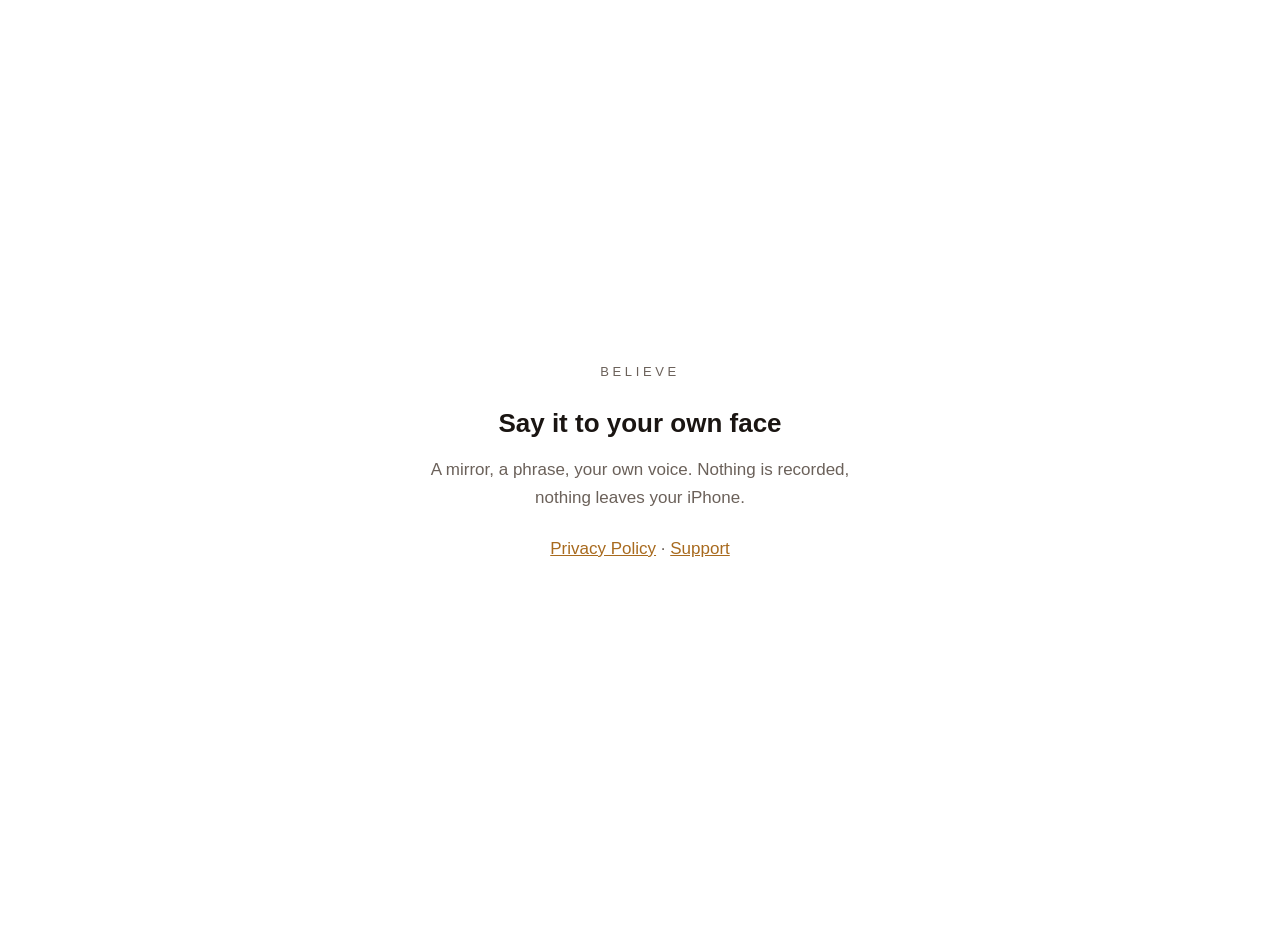
<file: index.html>
<!DOCTYPE html>
<html lang="en">
<head>
<meta charset="utf-8">
<meta name="viewport" content="width=device-width, initial-scale=1">
<title>Believe</title>
<style>
  :root {
    color-scheme: light dark;
    --surface: #ffffff; --text: #1a1512; --muted: #6b615a; --accent: #a86a1e;
  }
  @media (prefers-color-scheme: dark) {
    :root { --surface: #100c0b; --text: #f6f0ea; --muted: #9a8e86; --accent: #e0a15c; }
  }
  body {
    margin: 0; min-height: 100vh; display: flex; align-items: center; justify-content: center;
    background: var(--surface); color: var(--text); padding: 24px;
    font: 17px/1.6 -apple-system, BlinkMacSystemFont, "Segoe UI", Roboto, Helvetica, Arial, sans-serif;
  }
  main { max-width: 28rem; text-align: center; }
  .wordmark { font-size: 13px; letter-spacing: 0.28em; text-transform: uppercase; color: var(--muted); margin: 0 0 20px; }
  h1 { font-size: 26px; margin: 0 0 12px; font-weight: 700; }
  p { color: var(--muted); margin: 0 0 24px; }
  a { color: var(--accent); }
</style>
</head>
<body>
<main>
  <p class="wordmark">Believe</p>
  <h1>Say it to your own face</h1>
  <p>A mirror, a phrase, your own voice. Nothing is recorded, nothing leaves your iPhone.</p>
  <p><a href="/privacy/">Privacy Policy</a> · <a href="/support/">Support</a></p>
</main>
</body>
</html>
</file>
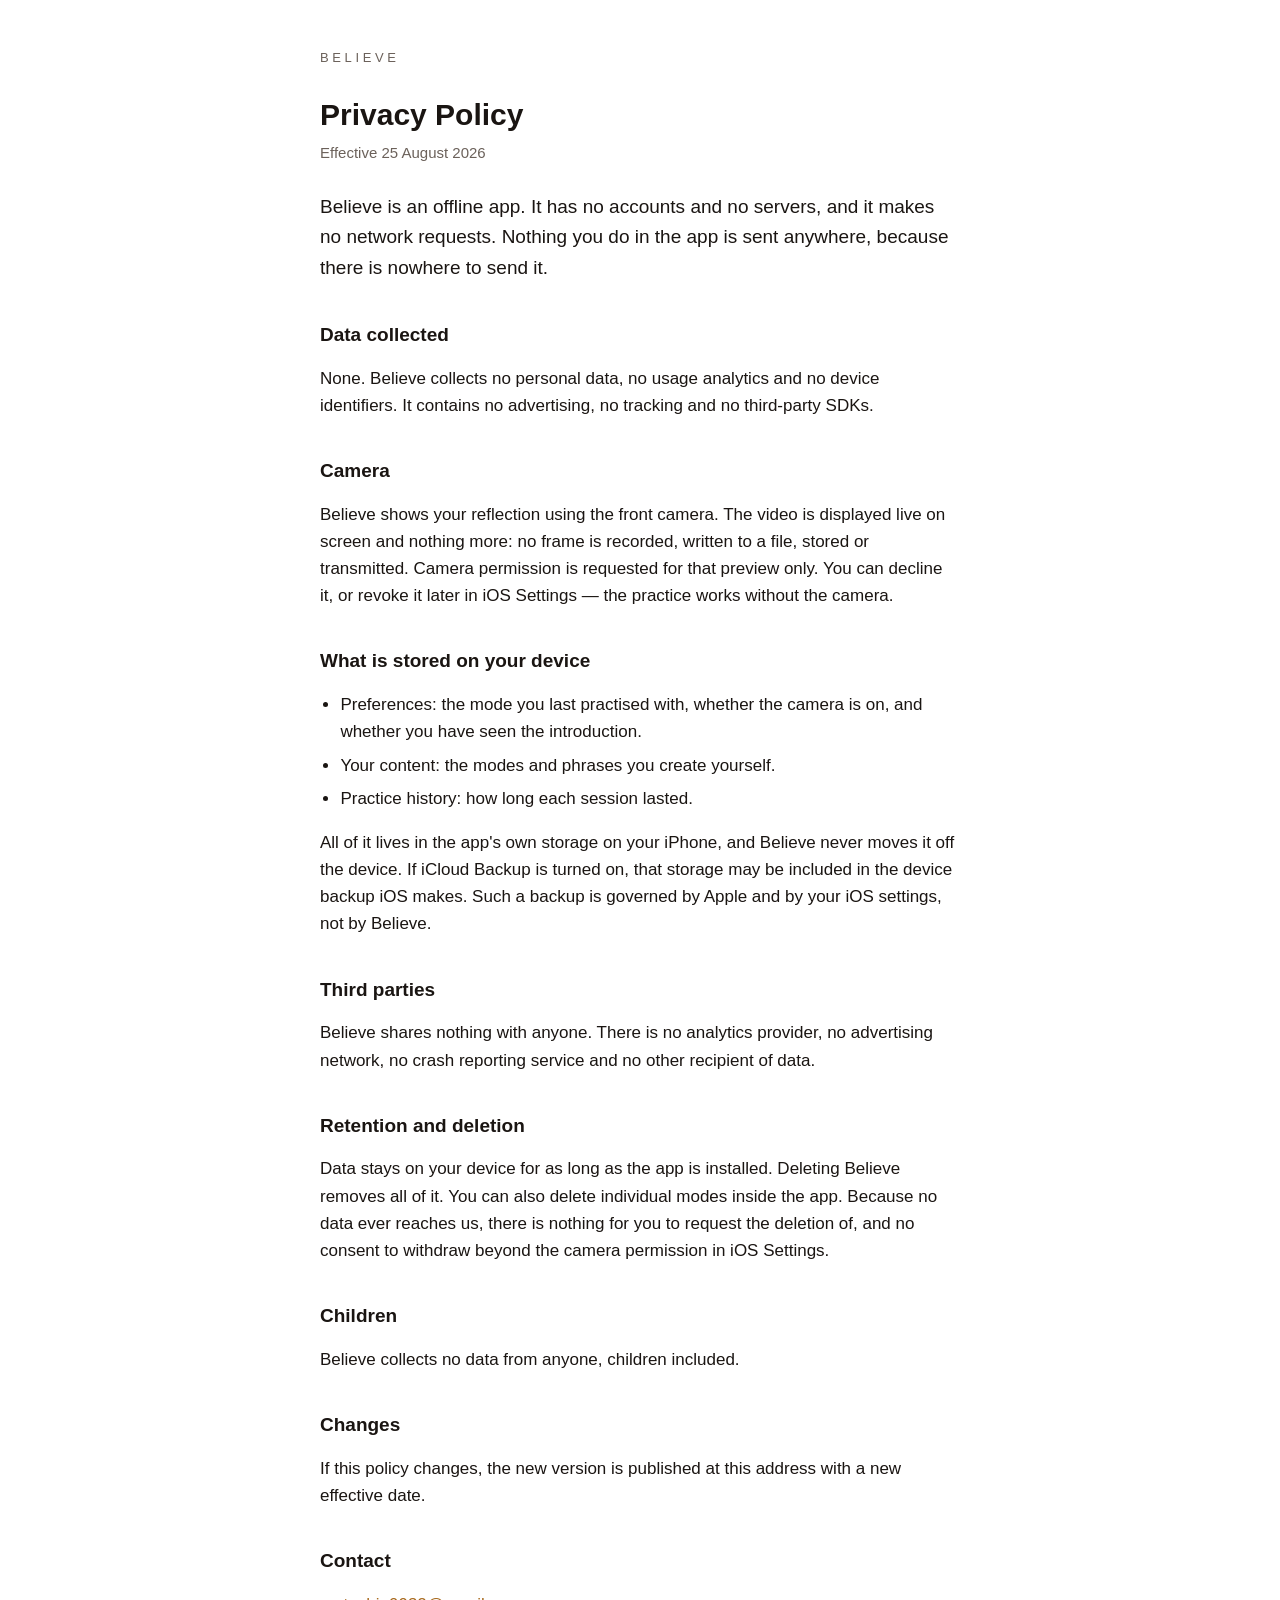
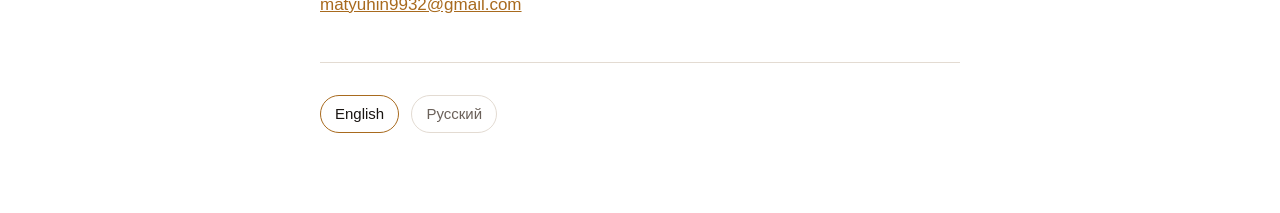
<file: privacy/index.html>
<!DOCTYPE html>
<html lang="en">
<head>
<meta charset="utf-8">
<meta name="viewport" content="width=device-width, initial-scale=1">
<title>Believe — Privacy Policy</title>
<meta name="description" content="Privacy policy for Believe, an offline iPhone app that collects no data.">
<style>
  :root {
    color-scheme: light dark;
    --surface: #ffffff;
    --elevated: #f4efe9;
    --text: #1a1512;
    --muted: #6b615a;
    --accent: #a86a1e;
    --rule: #e3dbd2;
  }
  @media (prefers-color-scheme: dark) {
    :root {
      --surface: #100c0b;
      --elevated: #1c1615;
      --text: #f6f0ea;
      --muted: #9a8e86;
      --accent: #e0a15c;
      --rule: #2b2321;
    }
  }
  * { box-sizing: border-box; }
  body {
    margin: 0;
    padding: 0 20px 80px;
    background: var(--surface);
    color: var(--text);
    font: 17px/1.6 -apple-system, BlinkMacSystemFont, "Segoe UI", Roboto, Helvetica, Arial, sans-serif;
    -webkit-text-size-adjust: 100%;
  }
  main { max-width: 40rem; margin: 0 auto; }
  header { padding: 48px 0 8px; }
  .wordmark {
    font-size: 13px;
    letter-spacing: 0.28em;
    text-transform: uppercase;
    color: var(--muted);
    margin: 0 0 28px;
  }
  h1 { font-size: 30px; line-height: 1.2; margin: 0 0 8px; font-weight: 700; }
  h2 { font-size: 19px; line-height: 1.3; margin: 40px 0 10px; font-weight: 600; }
  p, li { color: var(--text); }
  .date { color: var(--muted); font-size: 15px; margin: 0; }
  .lead { font-size: 19px; }
  ul { padding-left: 1.2em; }
  li { margin: 6px 0; }
  a { color: var(--accent); }
  hr { border: 0; border-top: 1px solid var(--rule); margin: 44px 0 0; }
  nav.langs { margin: 32px 0 0; font-size: 15px; }
  nav.langs a {
    display: inline-block;
    padding: 6px 14px;
    margin-right: 8px;
    border: 1px solid var(--rule);
    border-radius: 999px;
    text-decoration: none;
    color: var(--muted);
  }
  nav.langs a[aria-current="true"] { color: var(--text); border-color: var(--accent); }
  /* Without JavaScript no data-lang is set and both versions stay visible. */
  html[data-lang="en"] section[lang="ru"],
  html[data-lang="ru"] section[lang="en"] { display: none; }
</style>
<script>
  (function () {
    var wanted = new URLSearchParams(location.search).get("lang");
    if (wanted !== "en" && wanted !== "ru") {
      var tags = navigator.languages || [navigator.language || "en"];
      wanted = String(tags[0] || "en").toLowerCase().indexOf("ru") === 0 ? "ru" : "en";
    }
    var root = document.documentElement;
    root.setAttribute("data-lang", wanted);
    root.setAttribute("lang", wanted);
  })();
</script>
</head>
<body>
<main>

<section lang="en">
  <header>
    <p class="wordmark">Believe</p>
    <h1>Privacy Policy</h1>
    <p class="date">Effective 25 August 2026</p>
  </header>

  <p class="lead">Believe is an offline app. It has no accounts and no servers, and it makes no
  network requests. Nothing you do in the app is sent anywhere, because there is nowhere to send it.</p>

  <h2>Data collected</h2>
  <p>None. Believe collects no personal data, no usage analytics and no device identifiers. It
  contains no advertising, no tracking and no third-party SDKs.</p>

  <h2>Camera</h2>
  <p>Believe shows your reflection using the front camera. The video is displayed live on screen and
  nothing more: no frame is recorded, written to a file, stored or transmitted. Camera permission is
  requested for that preview only. You can decline it, or revoke it later in iOS Settings — the
  practice works without the camera.</p>

  <h2>What is stored on your device</h2>
  <ul>
    <li>Preferences: the mode you last practised with, whether the camera is on, and whether you have seen the introduction.</li>
    <li>Your content: the modes and phrases you create yourself.</li>
    <li>Practice history: how long each session lasted.</li>
  </ul>
  <p>All of it lives in the app's own storage on your iPhone, and Believe never moves it off the
  device. If iCloud Backup is turned on, that storage may be included in the device backup iOS
  makes. Such a backup is governed by Apple and by your iOS settings, not by Believe.</p>

  <h2>Third parties</h2>
  <p>Believe shares nothing with anyone. There is no analytics provider, no advertising network, no
  crash reporting service and no other recipient of data.</p>

  <h2>Retention and deletion</h2>
  <p>Data stays on your device for as long as the app is installed. Deleting Believe removes all of
  it. You can also delete individual modes inside the app. Because no data ever reaches us, there is
  nothing for you to request the deletion of, and no consent to withdraw beyond the camera
  permission in iOS Settings.</p>

  <h2>Children</h2>
  <p>Believe collects no data from anyone, children included.</p>

  <h2>Changes</h2>
  <p>If this policy changes, the new version is published at this address with a new effective date.</p>

  <h2>Contact</h2>
  <p><a href="mailto:matyuhin9932@gmail.com">matyuhin9932@gmail.com</a></p>

  <hr>
  <nav class="langs">
    <a href="?lang=en" aria-current="true">English</a>
    <a href="?lang=ru">Русский</a>
  </nav>
</section>

<section lang="ru">
  <header>
    <p class="wordmark">Believe</p>
    <h1>Политика конфиденциальности</h1>
    <p class="date">Действует с 25 августа 2026 года</p>
  </header>

  <p class="lead">Believe работает офлайн. В приложении нет аккаунтов и серверов, оно не выполняет
  сетевых запросов. Ничто из того, что вы делаете в приложении, никуда не отправляется — отправлять
  просто некуда.</p>

  <h2>Какие данные собираются</h2>
  <p>Никакие. Believe не собирает персональные данные, аналитику использования и идентификаторы
  устройства. В приложении нет рекламы, нет трекинга и нет сторонних SDK.</p>

  <h2>Камера</h2>
  <p>Believe показывает ваше отражение через фронтальную камеру. Видео выводится на экран в реальном
  времени — и только. Ни один кадр не записывается, не сохраняется в файл, не хранится и не
  передаётся. Разрешение на камеру запрашивается исключительно ради этого превью. Его можно не
  давать или отозвать позже в настройках iOS — практика работает и без камеры.</p>

  <h2>Что хранится на вашем устройстве</h2>
  <ul>
    <li>Настройки: последний выбранный режим, включена ли камера, пройдено ли вступление.</li>
    <li>Ваш контент: режимы и фразы, которые вы создали сами.</li>
    <li>История практик: сколько длилась каждая сессия.</li>
  </ul>
  <p>Всё это находится в собственном хранилище приложения на вашем iPhone, и Believe не перемещает
  эти данные за пределы устройства. Если на устройстве включена резервная копия iCloud, хранилище
  может попасть в резервную копию, которую делает сама iOS. Такая копия управляется Apple и вашими
  настройками iOS, а не приложением Believe.</p>

  <h2>Третьи стороны</h2>
  <p>Believe ни с кем ничем не делится. Нет ни аналитического сервиса, ни рекламной сети, ни системы
  сбора отчётов о сбоях, ни любого другого получателя данных.</p>

  <h2>Хранение и удаление</h2>
  <p>Данные остаются на устройстве, пока установлено приложение. Удаление Believe удаляет их
  полностью. Отдельные режимы можно удалить внутри приложения. Поскольку никакие данные к нам не
  попадают, запрашивать их удаление не у кого, а единственное согласие, которое можно отозвать, —
  это доступ к камере в настройках iOS.</p>

  <h2>Дети</h2>
  <p>Believe не собирает данные ни у кого, включая детей.</p>

  <h2>Изменения</h2>
  <p>Если политика изменится, новая версия будет опубликована по этому же адресу с новой датой
  вступления в силу.</p>

  <h2>Контакт</h2>
  <p><a href="mailto:matyuhin9932@gmail.com">matyuhin9932@gmail.com</a></p>

  <hr>
  <nav class="langs">
    <a href="?lang=en">English</a>
    <a href="?lang=ru" aria-current="true">Русский</a>
  </nav>
</section>

</main>
</body>
</html>
</file>
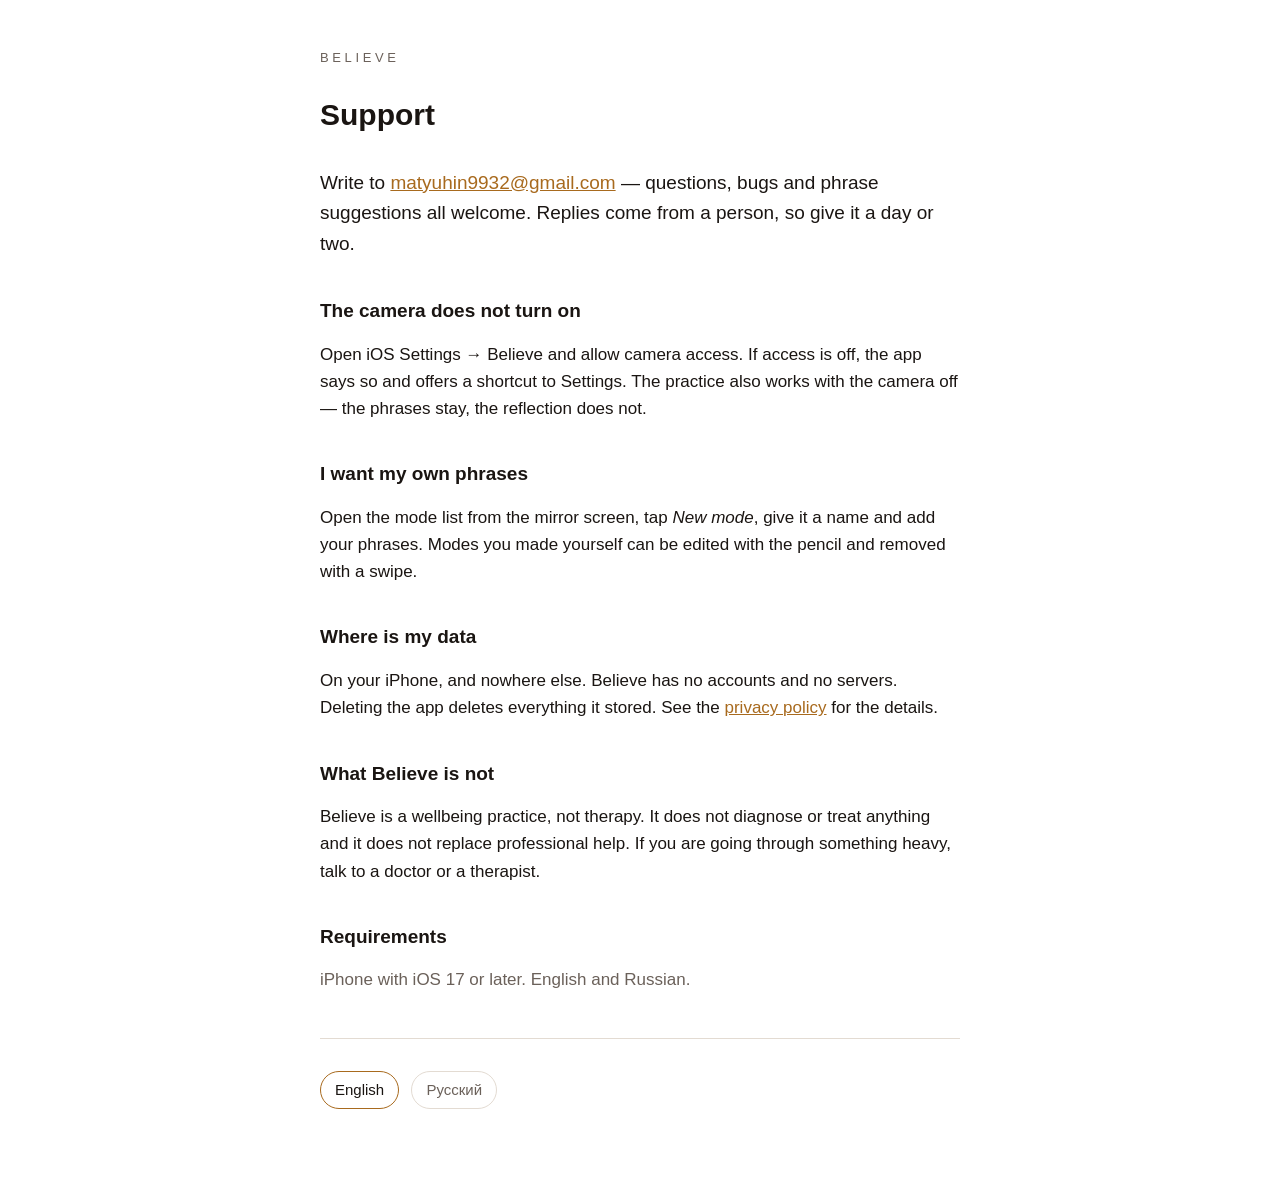
<file: support/index.html>
<!DOCTYPE html>
<html lang="en">
<head>
<meta charset="utf-8">
<meta name="viewport" content="width=device-width, initial-scale=1">
<title>Believe — Support</title>
<meta name="description" content="Support for Believe, an iPhone app for saying affirmations out loud to your own reflection.">
<style>
  :root {
    color-scheme: light dark;
    --surface: #ffffff;
    --text: #1a1512;
    --muted: #6b615a;
    --accent: #a86a1e;
    --rule: #e3dbd2;
  }
  @media (prefers-color-scheme: dark) {
    :root {
      --surface: #100c0b;
      --text: #f6f0ea;
      --muted: #9a8e86;
      --accent: #e0a15c;
      --rule: #2b2321;
    }
  }
  * { box-sizing: border-box; }
  body {
    margin: 0;
    padding: 0 20px 80px;
    background: var(--surface);
    color: var(--text);
    font: 17px/1.6 -apple-system, BlinkMacSystemFont, "Segoe UI", Roboto, Helvetica, Arial, sans-serif;
    -webkit-text-size-adjust: 100%;
  }
  main { max-width: 40rem; margin: 0 auto; }
  header { padding: 48px 0 8px; }
  .wordmark {
    font-size: 13px;
    letter-spacing: 0.28em;
    text-transform: uppercase;
    color: var(--muted);
    margin: 0 0 28px;
  }
  h1 { font-size: 30px; line-height: 1.2; margin: 0 0 8px; font-weight: 700; }
  h2 { font-size: 19px; line-height: 1.3; margin: 40px 0 10px; font-weight: 600; }
  .lead { font-size: 19px; }
  .muted { color: var(--muted); }
  a { color: var(--accent); }
  hr { border: 0; border-top: 1px solid var(--rule); margin: 44px 0 0; }
  nav.langs { margin: 32px 0 0; font-size: 15px; }
  nav.langs a {
    display: inline-block;
    padding: 6px 14px;
    margin-right: 8px;
    border: 1px solid var(--rule);
    border-radius: 999px;
    text-decoration: none;
    color: var(--muted);
  }
  nav.langs a[aria-current="true"] { color: var(--text); border-color: var(--accent); }
  /* Without JavaScript no data-lang is set and both versions stay visible. */
  html[data-lang="en"] section[lang="ru"],
  html[data-lang="ru"] section[lang="en"] { display: none; }
</style>
<script>
  (function () {
    var wanted = new URLSearchParams(location.search).get("lang");
    if (wanted !== "en" && wanted !== "ru") {
      var tags = navigator.languages || [navigator.language || "en"];
      wanted = String(tags[0] || "en").toLowerCase().indexOf("ru") === 0 ? "ru" : "en";
    }
    var root = document.documentElement;
    root.setAttribute("data-lang", wanted);
    root.setAttribute("lang", wanted);
  })();
</script>
</head>
<body>
<main>

<section lang="en">
  <header>
    <p class="wordmark">Believe</p>
    <h1>Support</h1>
  </header>

  <p class="lead">Write to <a href="mailto:matyuhin9932@gmail.com">matyuhin9932@gmail.com</a> — questions,
  bugs and phrase suggestions all welcome. Replies come from a person, so give it a day or two.</p>

  <h2>The camera does not turn on</h2>
  <p>Open iOS Settings → Believe and allow camera access. If access is off, the app says so and offers
  a shortcut to Settings. The practice also works with the camera off — the phrases stay, the
  reflection does not.</p>

  <h2>I want my own phrases</h2>
  <p>Open the mode list from the mirror screen, tap <em>New mode</em>, give it a name and add your
  phrases. Modes you made yourself can be edited with the pencil and removed with a swipe.</p>

  <h2>Where is my data</h2>
  <p>On your iPhone, and nowhere else. Believe has no accounts and no servers. Deleting the app
  deletes everything it stored. See the <a href="/privacy/?lang=en">privacy policy</a> for the details.</p>

  <h2>What Believe is not</h2>
  <p>Believe is a wellbeing practice, not therapy. It does not diagnose or treat anything and it does
  not replace professional help. If you are going through something heavy, talk to a doctor or a
  therapist.</p>

  <h2>Requirements</h2>
  <p class="muted">iPhone with iOS 17 or later. English and Russian.</p>

  <hr>
  <nav class="langs">
    <a href="?lang=en" aria-current="true">English</a>
    <a href="?lang=ru">Русский</a>
  </nav>
</section>

<section lang="ru">
  <header>
    <p class="wordmark">Believe</p>
    <h1>Поддержка</h1>
  </header>

  <p class="lead">Пишите на <a href="mailto:matyuhin9932@gmail.com">matyuhin9932@gmail.com</a> — вопросы,
  ошибки и предложения фраз одинаково уместны. Отвечает человек, так что дайте день-два.</p>

  <h2>Не включается камера</h2>
  <p>Откройте «Настройки» iOS → Believe и разрешите доступ к камере. Если доступ выключен, приложение
  скажет об этом и предложит перейти в настройки. Практика работает и без камеры: фразы остаются,
  отражение — нет.</p>

  <h2>Хочу свои фразы</h2>
  <p>Откройте список режимов с экрана зеркала, нажмите «Новый режим», дайте ему название и добавьте
  свои фразы. Созданные вами режимы правятся карандашом и удаляются свайпом.</p>

  <h2>Где мои данные</h2>
  <p>На вашем iPhone и больше нигде. У Believe нет аккаунтов и серверов. Удаление приложения удаляет
  всё, что оно сохранило. Подробности — в <a href="/privacy/?lang=ru">политике конфиденциальности</a>.</p>

  <h2>Чем Believe не является</h2>
  <p>Believe — практика для самочувствия, а не терапия. Приложение ничего не диагностирует и не лечит
  и не заменяет помощь специалиста. Если вам по-настоящему тяжело, поговорите с врачом или
  психотерапевтом.</p>

  <h2>Требования</h2>
  <p class="muted">iPhone с iOS 17 или новее. Английский и русский языки.</p>

  <hr>
  <nav class="langs">
    <a href="?lang=en">English</a>
    <a href="?lang=ru" aria-current="true">Русский</a>
  </nav>
</section>

</main>
</body>
</html>
</file>
